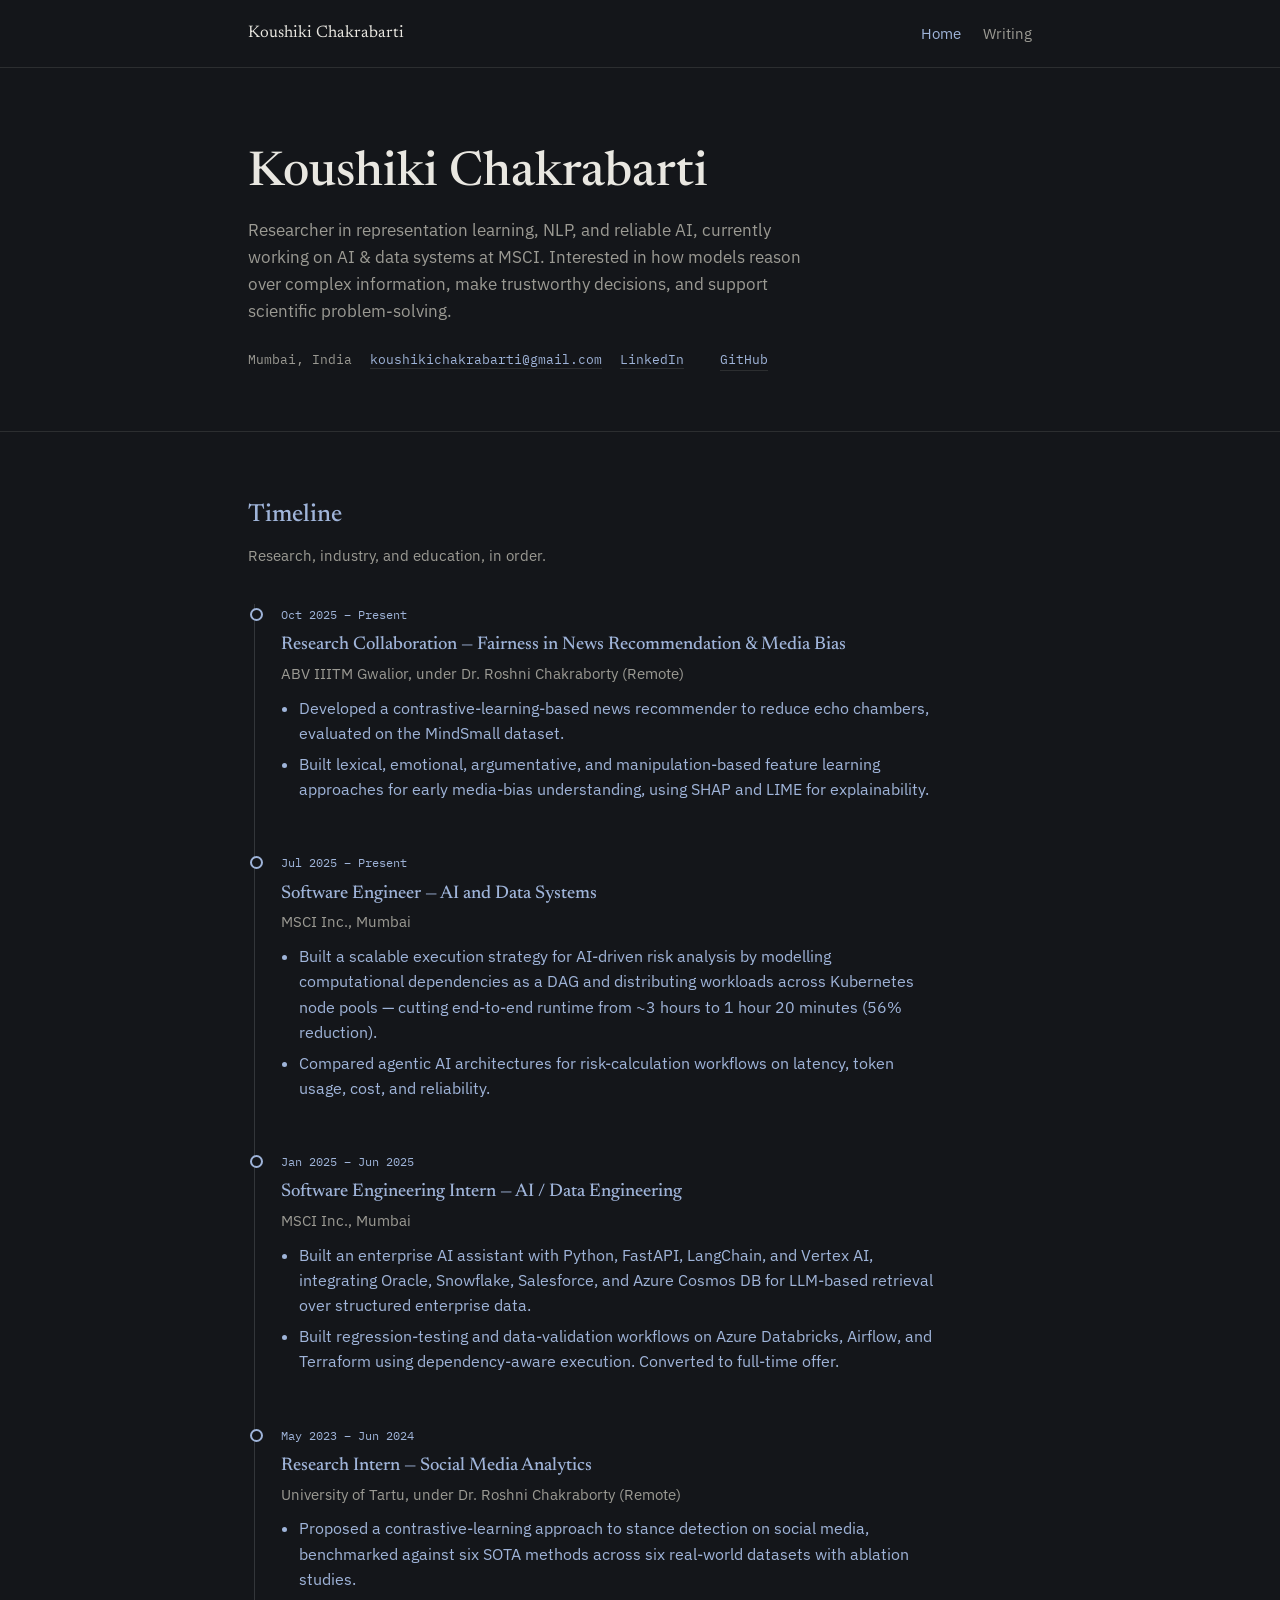
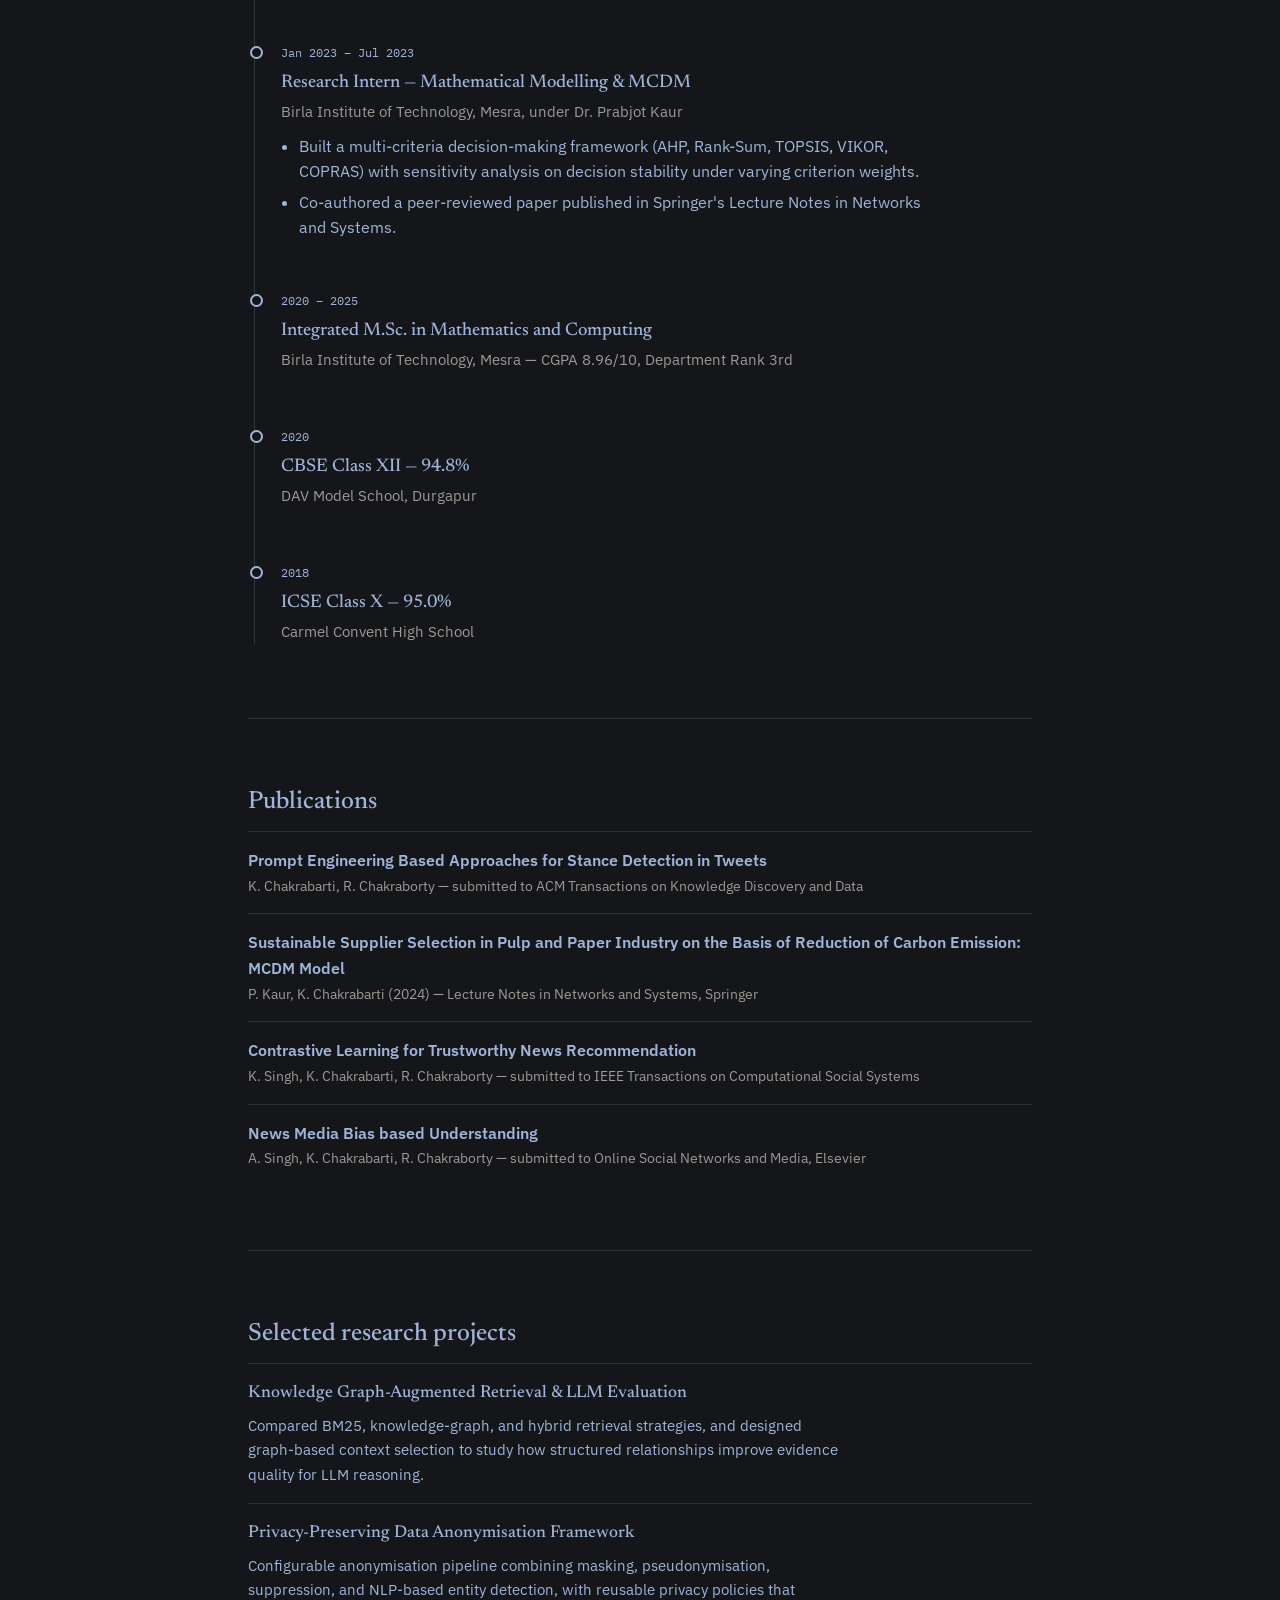
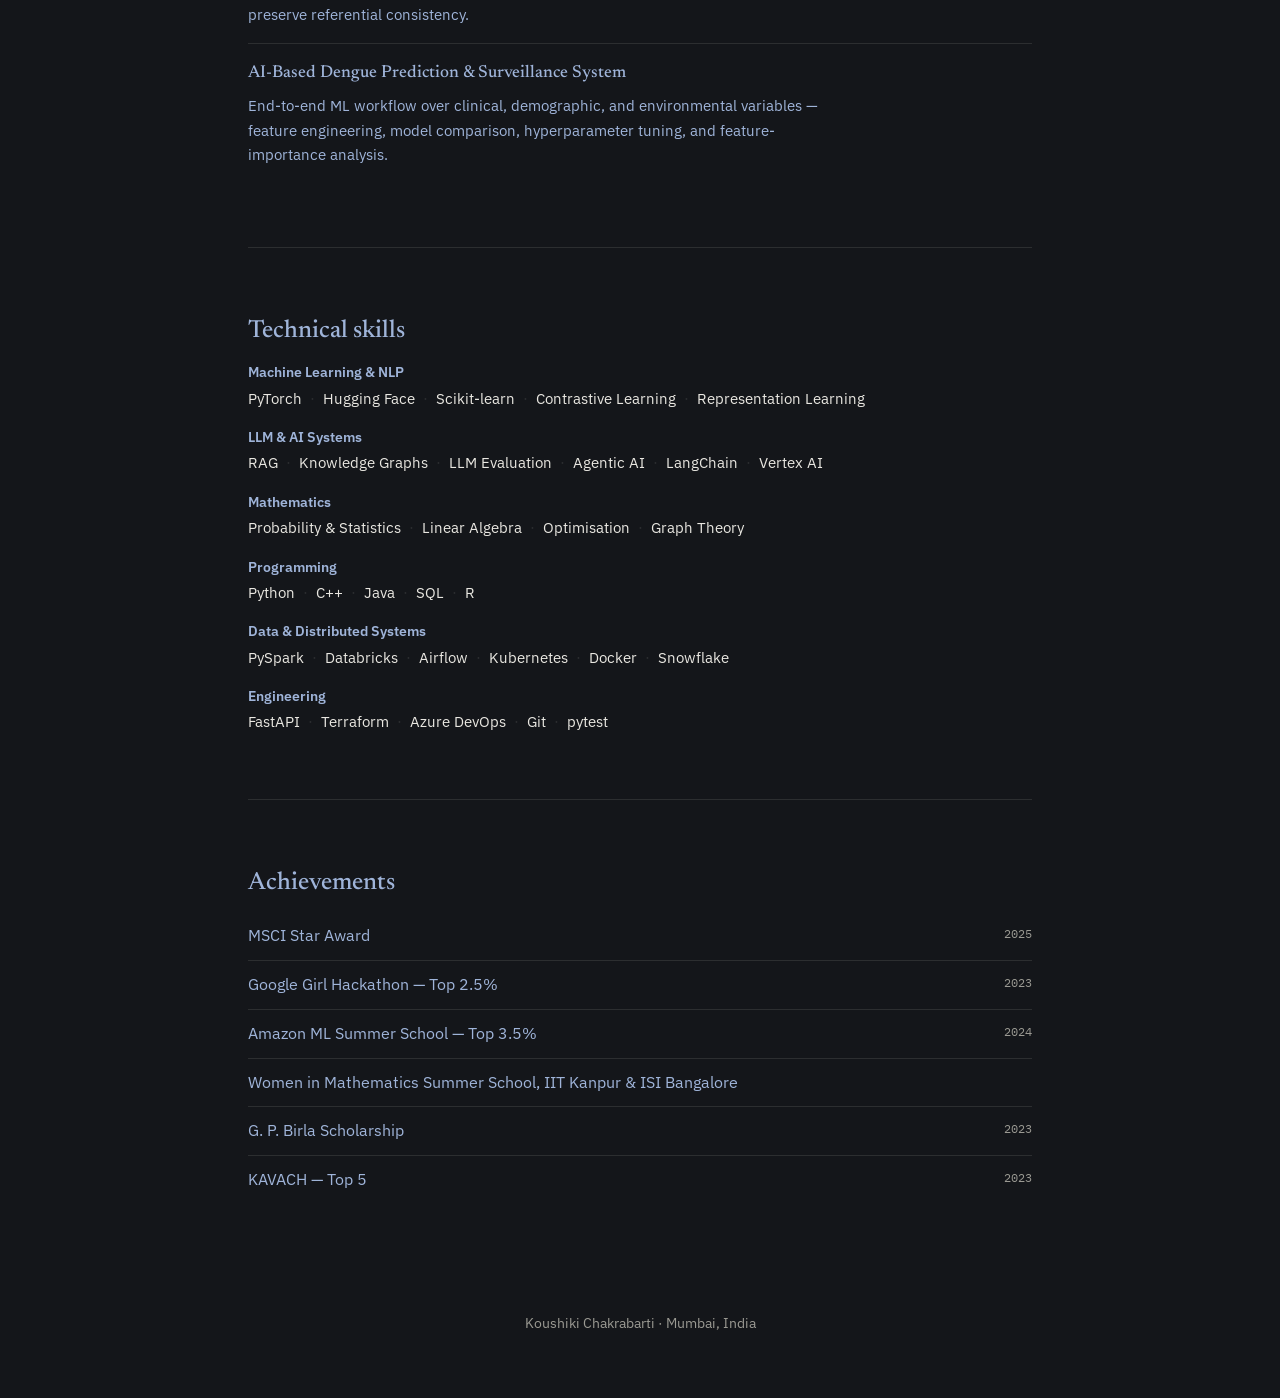
<file: index.html>
<!DOCTYPE html>
<html lang="en">
<head>
<meta charset="UTF-8">
<meta name="viewport" content="width=device-width, initial-scale=1, viewport-fit=cover">
<title>Koushiki Chakrabarti</title>
<link rel="preconnect" href="https://fonts.googleapis.com">
<link rel="preconnect" href="https://fonts.gstatic.com" crossorigin>
<link href="https://fonts.googleapis.com/css2?family=Newsreader:ital,opsz,wght@0,6..72,400;0,6..72,500;1,6..72,400&family=IBM+Plex+Sans:wght@400;500;600&family=IBM+Plex+Mono:wght@400;500&display=swap" rel="stylesheet">
<link rel="stylesheet" href="style.css">
</head>
<body>

<nav class="topnav">
  <div class="wrap">
    <a class="brand" href="index.html">Koushiki Chakrabarti</a>
    <div class="links">
      <a href="index.html" class="active">Home</a>
      <a href="blog.html">Writing</a>
    </div>
  </div>
</nav>

<header class="hero">
  <div class="wrap">
    <h1>Koushiki Chakrabarti</h1>
    <p class="role">Researcher in representation learning, NLP, and reliable AI, currently working on AI &amp; data systems at MSCI. Interested in how models reason over complex information, make trustworthy decisions, and support scientific problem-solving.</p>
    <div class="meta">
      <span>Mumbai, India</span>
      <span><a href="mailto:koushikichakrabarti@gmail.com">koushikichakrabarti@gmail.com</a></span>
      <span><a href="https://www.linkedin.com/in/koushiki/">LinkedIn</span>
      <span><a href="https://github.com/kc2409">GitHub</span>
    </div>
  </div>
</header>

<main class="wrap">

  <section id="timeline">
    <h2>Timeline</h2>
    <p class="section-note">Research, industry, and education, in order.</p>
    <div class="timeline">

      <div class="tl-item">
        <span class="tl-date">Oct 2025 &ndash; Present</span>
        <div class="tl-title">Research Collaboration &mdash; Fairness in News Recommendation &amp; Media Bias</div>
        <div class="tl-org">ABV IIITM Gwalior, under Dr. Roshni Chakraborty (Remote)</div>
        <ul class="bullets">
          <li>Developed a contrastive-learning-based news recommender to reduce echo chambers, evaluated on the MindSmall dataset.</li>
          <li>Built lexical, emotional, argumentative, and manipulation-based feature learning approaches for early media-bias understanding, using SHAP and LIME for explainability.</li>
        </ul>
      </div>

      <div class="tl-item">
        <span class="tl-date">Jul 2025 &ndash; Present</span>
        <div class="tl-title">Software Engineer &mdash; AI and Data Systems</div>
        <div class="tl-org">MSCI Inc., Mumbai</div>
        <ul class="bullets">
          <li>Built a scalable execution strategy for AI-driven risk analysis by modelling computational dependencies as a DAG and distributing workloads across Kubernetes node pools &mdash; cutting end-to-end runtime from ~3 hours to 1 hour 20 minutes (56% reduction).</li>
          <li>Compared agentic AI architectures for risk-calculation workflows on latency, token usage, cost, and reliability.</li>
        </ul>
      </div>

      <div class="tl-item">
        <span class="tl-date">Jan 2025 &ndash; Jun 2025</span>
        <div class="tl-title">Software Engineering Intern &mdash; AI / Data Engineering</div>
        <div class="tl-org">MSCI Inc., Mumbai</div>
        <ul class="bullets">
          <li>Built an enterprise AI assistant with Python, FastAPI, LangChain, and Vertex AI, integrating Oracle, Snowflake, Salesforce, and Azure Cosmos DB for LLM-based retrieval over structured enterprise data.</li>
          <li>Built regression-testing and data-validation workflows on Azure Databricks, Airflow, and Terraform using dependency-aware execution. Converted to full-time offer.</li>
        </ul>
      </div>

      <div class="tl-item">
        <span class="tl-date">May 2023 &ndash; Jun 2024</span>
        <div class="tl-title">Research Intern &mdash; Social Media Analytics</div>
        <div class="tl-org">University of Tartu, under Dr. Roshni Chakraborty (Remote)</div>
        <ul class="bullets">
          <li>Proposed a contrastive-learning approach to stance detection on social media, benchmarked against six SOTA methods across six real-world datasets with ablation studies.</li>
        </ul>
      </div>

      <div class="tl-item">
        <span class="tl-date">Jan 2023 &ndash; Jul 2023</span>
        <div class="tl-title">Research Intern &mdash; Mathematical Modelling &amp; MCDM</div>
        <div class="tl-org">Birla Institute of Technology, Mesra, under Dr. Prabjot Kaur</div>
        <ul class="bullets">
          <li>Built a multi-criteria decision-making framework (AHP, Rank-Sum, TOPSIS, VIKOR, COPRAS) with sensitivity analysis on decision stability under varying criterion weights.</li>
          <li>Co-authored a peer-reviewed paper published in Springer's Lecture Notes in Networks and Systems.</li>
        </ul>
      </div>

      <div class="tl-item">
        <span class="tl-date">2020 &ndash; 2025</span>
        <div class="tl-title">Integrated M.Sc. in Mathematics and Computing</div>
        <div class="tl-org">Birla Institute of Technology, Mesra &mdash; CGPA 8.96/10, Department Rank 3rd</div>
      </div>

      <div class="tl-item">
        <span class="tl-date">2020</span>
        <div class="tl-title">CBSE Class XII &mdash; 94.8%</div>
        <div class="tl-org">DAV Model School, Durgapur</div>
      </div>

      <div class="tl-item">
        <span class="tl-date">2018</span>
        <div class="tl-title">ICSE Class X &mdash; 95.0%</div>
        <div class="tl-org">Carmel Convent High School</div>
      </div>

    </div>
  </section>

  <section id="publications">
    <h2>Publications</h2>
    <div class="pub">
      <div class="pub-title">Prompt Engineering Based Approaches for Stance Detection in Tweets</div>
      <div class="pub-venue">K. Chakrabarti, R. Chakraborty &mdash; submitted to ACM Transactions on Knowledge Discovery and Data</div>
    </div>
    <div class="pub">
      <div class="pub-title">Sustainable Supplier Selection in Pulp and Paper Industry on the Basis of Reduction of Carbon Emission: MCDM Model</div>
      <div class="pub-venue">P. Kaur, K. Chakrabarti (2024) &mdash; Lecture Notes in Networks and Systems, Springer</div>
    </div>
    <div class="pub">
      <div class="pub-title">Contrastive Learning for Trustworthy News Recommendation</div>
      <div class="pub-venue">K. Singh, K. Chakrabarti, R. Chakraborty &mdash; submitted to IEEE Transactions on Computational Social Systems</div>
    </div>
    <div class="pub">
      <div class="pub-title">News Media Bias based Understanding</div>
      <div class="pub-venue">A. Singh, K. Chakrabarti, R. Chakraborty &mdash; submitted to Online Social Networks and Media, Elsevier</div>
    </div>
  </section>

  <section id="projects">
    <h2>Selected research projects</h2>
    <div class="proj">
      <h3>Knowledge Graph-Augmented Retrieval &amp; LLM Evaluation</h3>
      <p>Compared BM25, knowledge-graph, and hybrid retrieval strategies, and designed graph-based context selection to study how structured relationships improve evidence quality for LLM reasoning.</p>
    </div>
    <div class="proj">
      <h3>Privacy-Preserving Data Anonymisation Framework</h3>
      <p>Configurable anonymisation pipeline combining masking, pseudonymisation, suppression, and NLP-based entity detection, with reusable privacy policies that preserve referential consistency.</p>
    </div>
    <div class="proj">
      <h3>AI-Based Dengue Prediction &amp; Surveillance System</h3>
      <p>End-to-end ML workflow over clinical, demographic, and environmental variables &mdash; feature engineering, model comparison, hyperparameter tuning, and feature-importance analysis.</p>
    </div>
  </section>

  <section id="skills">
    <h2>Technical skills</h2>
    <div class="skill-group"><span class="skill-cat">Machine Learning &amp; NLP</span><div class="tags"><span class="tag">PyTorch</span><span class="tag">Hugging Face</span><span class="tag">Scikit-learn</span><span class="tag">Contrastive Learning</span><span class="tag">Representation Learning</span></div></div>
    <div class="skill-group"><span class="skill-cat">LLM &amp; AI Systems</span><div class="tags"><span class="tag">RAG</span><span class="tag">Knowledge Graphs</span><span class="tag">LLM Evaluation</span><span class="tag">Agentic AI</span><span class="tag">LangChain</span><span class="tag">Vertex AI</span></div></div>
    <div class="skill-group"><span class="skill-cat">Mathematics</span><div class="tags"><span class="tag">Probability &amp; Statistics</span><span class="tag">Linear Algebra</span><span class="tag">Optimisation</span><span class="tag">Graph Theory</span></div></div>
    <div class="skill-group"><span class="skill-cat">Programming</span><div class="tags"><span class="tag">Python</span><span class="tag">C++</span><span class="tag">Java</span><span class="tag">SQL</span><span class="tag">R</span></div></div>
    <div class="skill-group"><span class="skill-cat">Data &amp; Distributed Systems</span><div class="tags"><span class="tag">PySpark</span><span class="tag">Databricks</span><span class="tag">Airflow</span><span class="tag">Kubernetes</span><span class="tag">Docker</span><span class="tag">Snowflake</span></div></div>
    <div class="skill-group"><span class="skill-cat">Engineering</span><div class="tags"><span class="tag">FastAPI</span><span class="tag">Terraform</span><span class="tag">Azure DevOps</span><span class="tag">Git</span><span class="tag">pytest</span></div></div>
  </section>

  <section id="achievements">
    <h2>Achievements</h2>
    <ul class="ach-list">
      <li><span>MSCI Star Award</span><span class="ach-year">2025</span></li>
      <li><span>Google Girl Hackathon &mdash; Top 2.5%</span><span class="ach-year">2023</span></li>
      <li><span>Amazon ML Summer School &mdash; Top 3.5%</span><span class="ach-year">2024</span></li>
      <li><span>Women in Mathematics Summer School, IIT Kanpur &amp; ISI Bangalore</span><span class="ach-year"></span></li>
      <li><span>G. P. Birla Scholarship</span><span class="ach-year">2023</span></li>
      <li><span>KAVACH &mdash; Top 5</span><span class="ach-year">2023</span></li>
    </ul>
  </section>

</main>

<footer>Koushiki Chakrabarti &middot; Mumbai, India</footer>

</body>
</html>
</file>
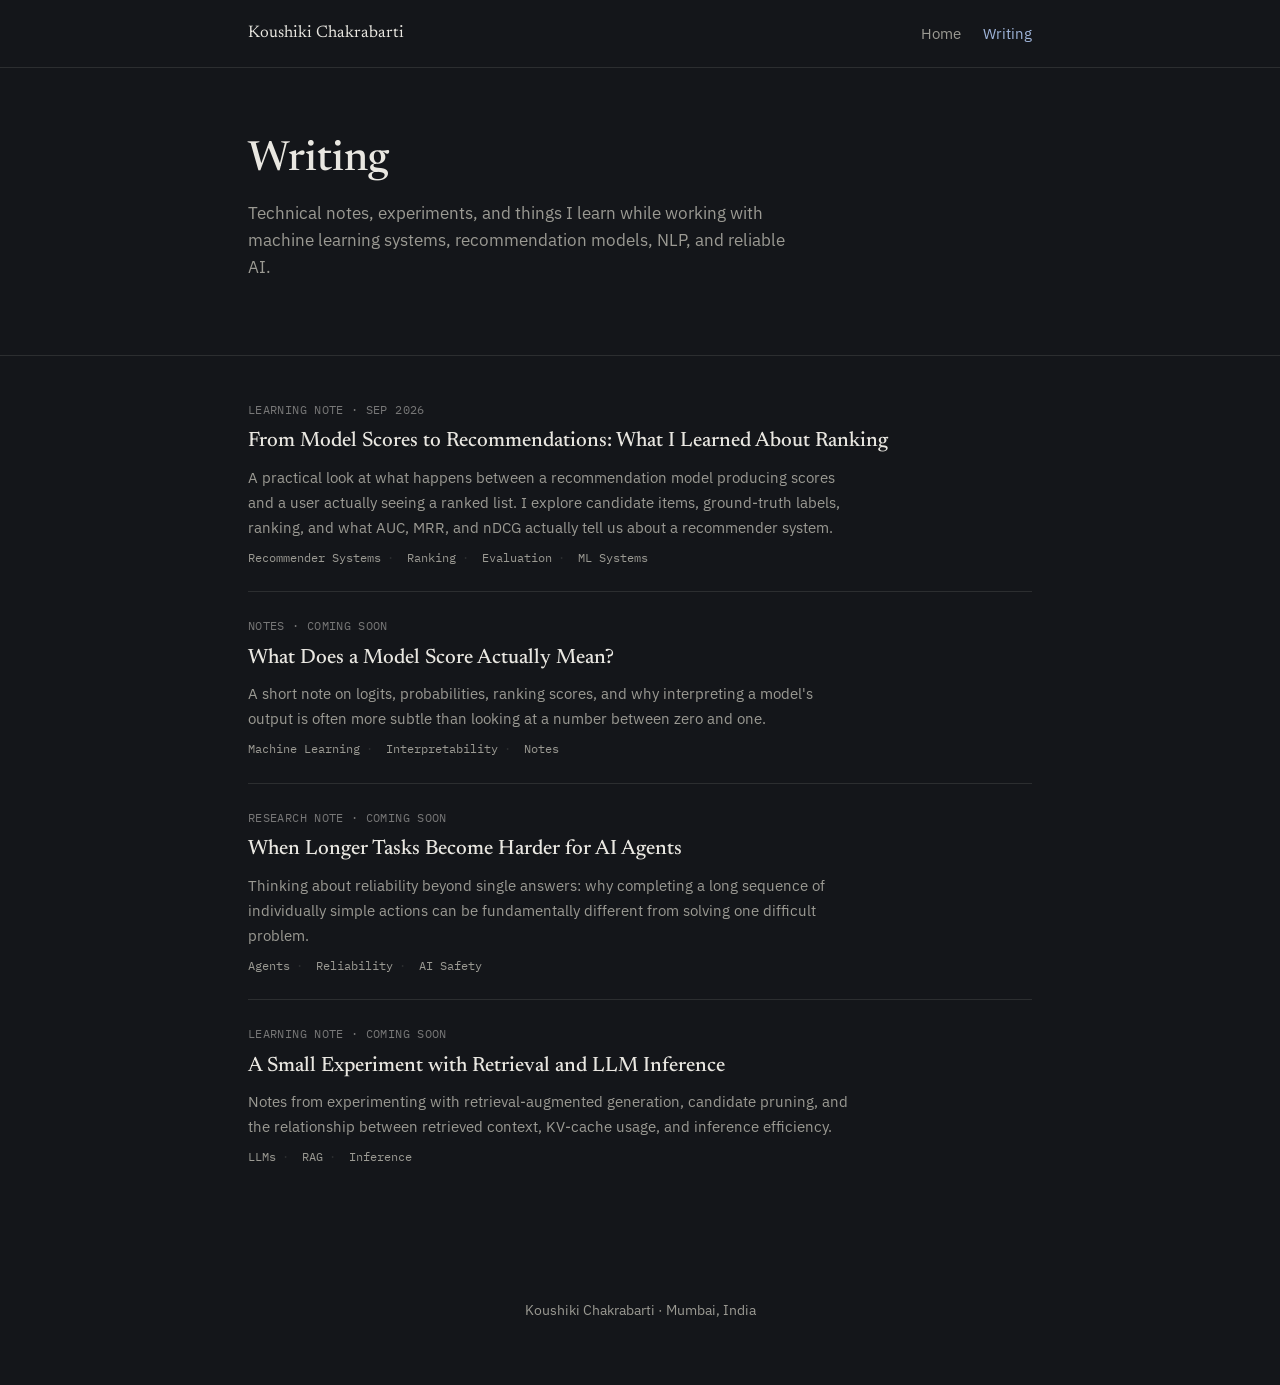
<file: blog.html>
<!DOCTYPE html>
<html lang="en">
<head>
<meta charset="UTF-8">
<meta name="viewport" content="width=device-width, initial-scale=1, viewport-fit=cover">
<title>Writing — Koushiki Chakrabarti</title>

<link rel="preconnect" href="https://fonts.googleapis.com">
<link rel="preconnect" href="https://fonts.gstatic.com" crossorigin>

<link href="https://fonts.googleapis.com/css2?family=Newsreader:ital,opsz,wght@0,6..72,400;0,6..72,500;1,6..72,400&family=IBM+Plex+Sans:wght@400;500;600&family=IBM+Plex+Mono:wght@400;500&display=swap" rel="stylesheet">

<link rel="stylesheet" href="style.css">
</head>

<body>

<nav class="topnav">
  <div class="wrap">
    <a class="brand" href="index.html">Koushiki Chakrabarti</a>

    <div class="links">
      <a href="index.html">Home</a>
      <a href="blog.html" class="active">Writing</a>
    </div>
  </div>
</nav>


<header class="hero" style="padding:70px 0 50px;">
  <div class="wrap">

    <h1 style="font-size:clamp(1.9rem,4vw,2.6rem);">
      Writing
    </h1>

    <p class="role">
      Technical notes, experiments, and things I learn while working with
      machine learning systems, recommendation models, NLP, and reliable AI.
    </p>

  </div>
</header>


<main class="wrap">

  <section style="border-bottom:none; padding-top:44px;">

    <div class="post-list">


      <!-- POST 1 -->

      <div class="post-item">

        <span class="post-date">
          Learning Note &middot; Sep 2026
        </span>

        <h2 class="post-title">
          <a href="posts/recommendation-ranking.html">
            From Model Scores to Recommendations: What I Learned About Ranking
          </a>
        </h2>

        <p class="post-excerpt">
          A practical look at what happens between a recommendation model
          producing scores and a user actually seeing a ranked list. I explore
          candidate items, ground-truth labels, ranking, and what AUC, MRR,
          and nDCG actually tell us about a recommender system.
        </p>

        <div class="post-tags">
          <span class="tag">Recommender Systems</span>
          <span class="tag">Ranking</span>
          <span class="tag">Evaluation</span>
          <span class="tag">ML Systems</span>
        </div>

      </div>


      <!-- POST 2 -->

      <div class="post-item">

        <span class="post-date">
          Notes &middot; Coming soon
        </span>

        <h2 class="post-title">
          <a href="#">
            What Does a Model Score Actually Mean?
          </a>
        </h2>

        <p class="post-excerpt">
          A short note on logits, probabilities, ranking scores, and why
          interpreting a model's output is often more subtle than looking
          at a number between zero and one.
        </p>

        <div class="post-tags">
          <span class="tag">Machine Learning</span>
          <span class="tag">Interpretability</span>
          <span class="tag">Notes</span>
        </div>

      </div>


      <!-- POST 3 -->

      <div class="post-item">

        <span class="post-date">
          Research Note &middot; Coming soon
        </span>

        <h2 class="post-title">
          <a href="#">
            When Longer Tasks Become Harder for AI Agents
          </a>
        </h2>

        <p class="post-excerpt">
          Thinking about reliability beyond single answers: why completing
          a long sequence of individually simple actions can be fundamentally
          different from solving one difficult problem.
        </p>

        <div class="post-tags">
          <span class="tag">Agents</span>
          <span class="tag">Reliability</span>
          <span class="tag">AI Safety</span>
        </div>

      </div>


      <!-- POST 4 -->

      <div class="post-item">

        <span class="post-date">
          Learning Note &middot; Coming soon
        </span>

        <h2 class="post-title">
          <a href="#">
            A Small Experiment with Retrieval and LLM Inference
          </a>
        </h2>

        <p class="post-excerpt">
          Notes from experimenting with retrieval-augmented generation,
          candidate pruning, and the relationship between retrieved context,
          KV-cache usage, and inference efficiency.
        </p>

        <div class="post-tags">
          <span class="tag">LLMs</span>
          <span class="tag">RAG</span>
          <span class="tag">Inference</span>
        </div>

      </div>


    </div>

  </section>

</main>


<footer>
  Koushiki Chakrabarti &middot; Mumbai, India
</footer>


</body>
</html>
</file>
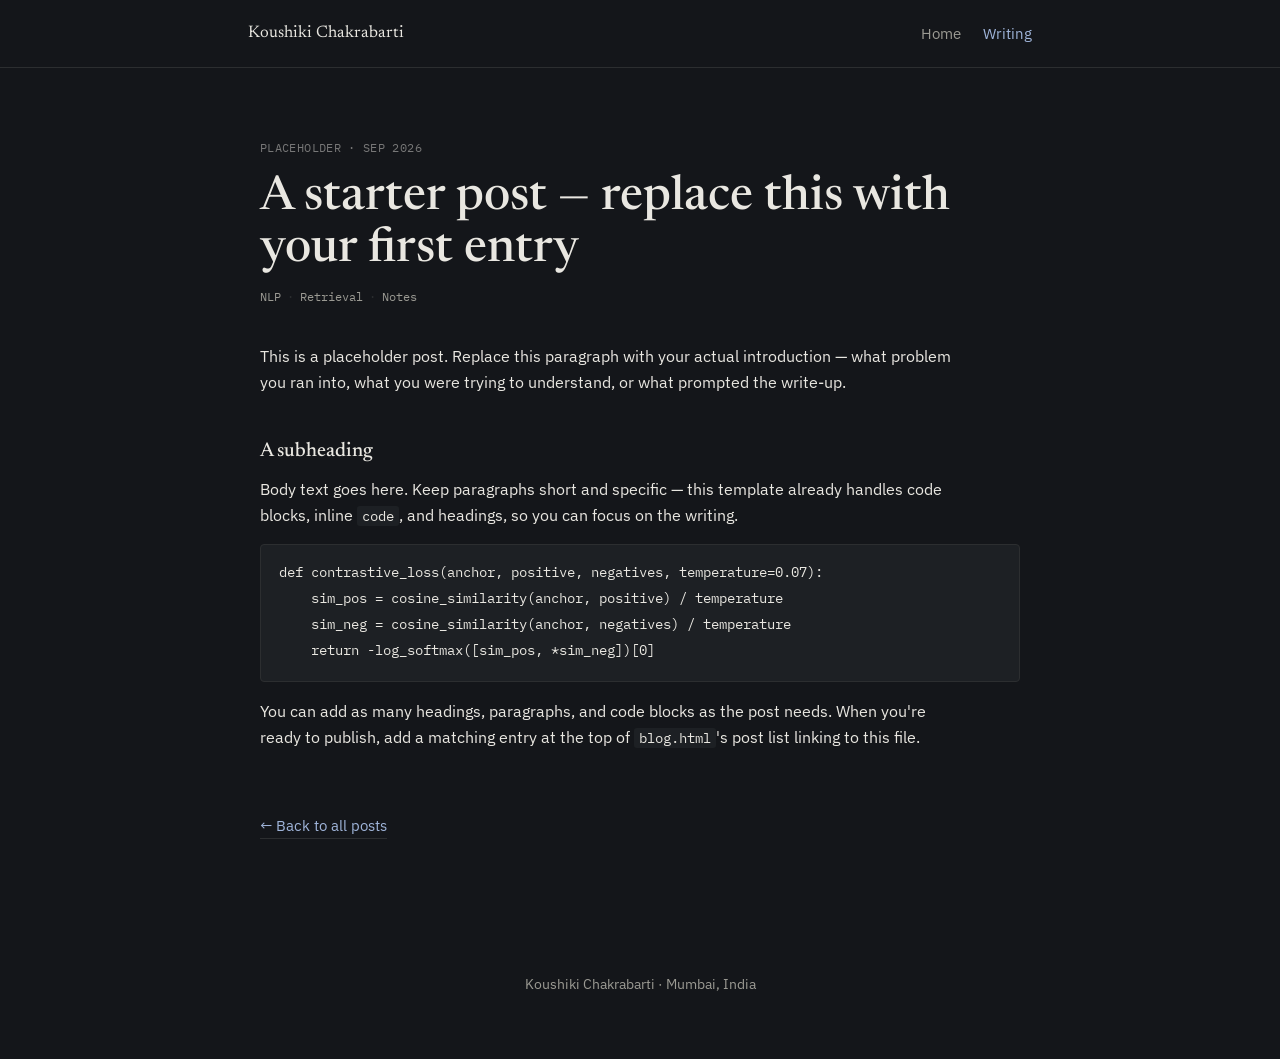
<file: sample-post.html>
<!DOCTYPE html>
<html lang="en">
<head>
<meta charset="UTF-8">
<meta name="viewport" content="width=device-width, initial-scale=1, viewport-fit=cover">
<title>A starter post — Koushiki Chakrabarti</title>
<link rel="preconnect" href="https://fonts.googleapis.com">
<link rel="preconnect" href="https://fonts.gstatic.com" crossorigin>
<link href="https://fonts.googleapis.com/css2?family=Newsreader:ital,opsz,wght@0,6..72,400;0,6..72,500;1,6..72,400&family=IBM+Plex+Sans:wght@400;500;600&family=IBM+Plex+Mono:wght@400;500&display=swap" rel="stylesheet">
<link rel="stylesheet" href="../style.css">
</head>
<body>

<nav class="topnav">
  <div class="wrap">
    <a class="brand" href="../index.html">Koushiki Chakrabarti</a>
    <div class="links">
      <a href="../index.html">Home</a>
      <a href="../blog.html" class="active">Writing</a>
    </div>
  </div>
</nav>

<main class="wrap">
  <article class="post">
    <span class="post-date">Placeholder &middot; Sep 2026</span>
    <h1>A starter post — replace this with your first entry</h1>
    <div class="post-tags"><span class="tag">NLP</span><span class="tag">Retrieval</span><span class="tag">Notes</span></div>

    <p>This is a placeholder post. Replace this paragraph with your actual introduction — what problem you ran into, what you were trying to understand, or what prompted the write-up.</p>

    <h2>A subheading</h2>
    <p>Body text goes here. Keep paragraphs short and specific — this template already handles code blocks, inline <code>code</code>, and headings, so you can focus on the writing.</p>

    <pre><code>def contrastive_loss(anchor, positive, negatives, temperature=0.07):
    sim_pos = cosine_similarity(anchor, positive) / temperature
    sim_neg = cosine_similarity(anchor, negatives) / temperature
    return -log_softmax([sim_pos, *sim_neg])[0]</code></pre>

    <p>You can add as many headings, paragraphs, and code blocks as the post needs. When you're ready to publish, add a matching entry at the top of <code>blog.html</code>'s post list linking to this file.</p>

    <a class="back-link" href="../blog.html">&larr; Back to all posts</a>
  </article>
</main>

<footer>Koushiki Chakrabarti &middot; Mumbai, India</footer>

</body>
</html>
</file>
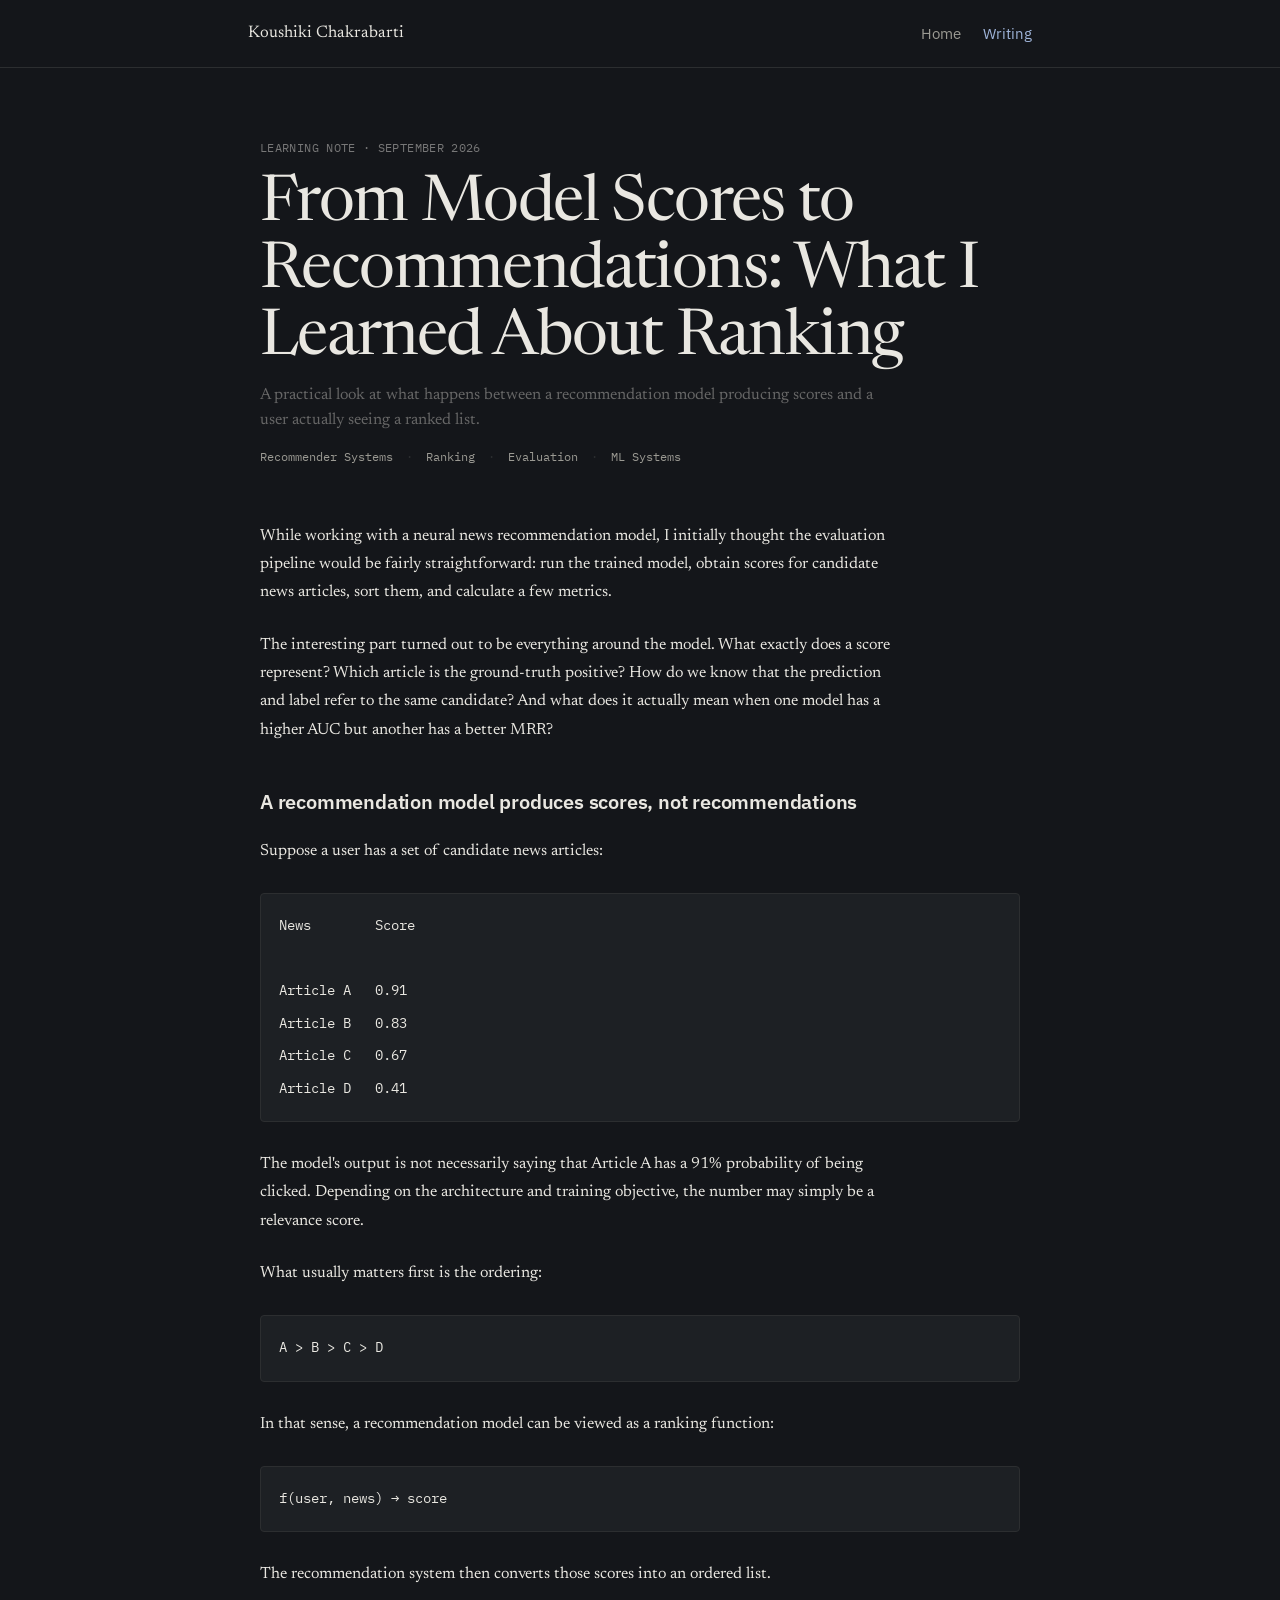
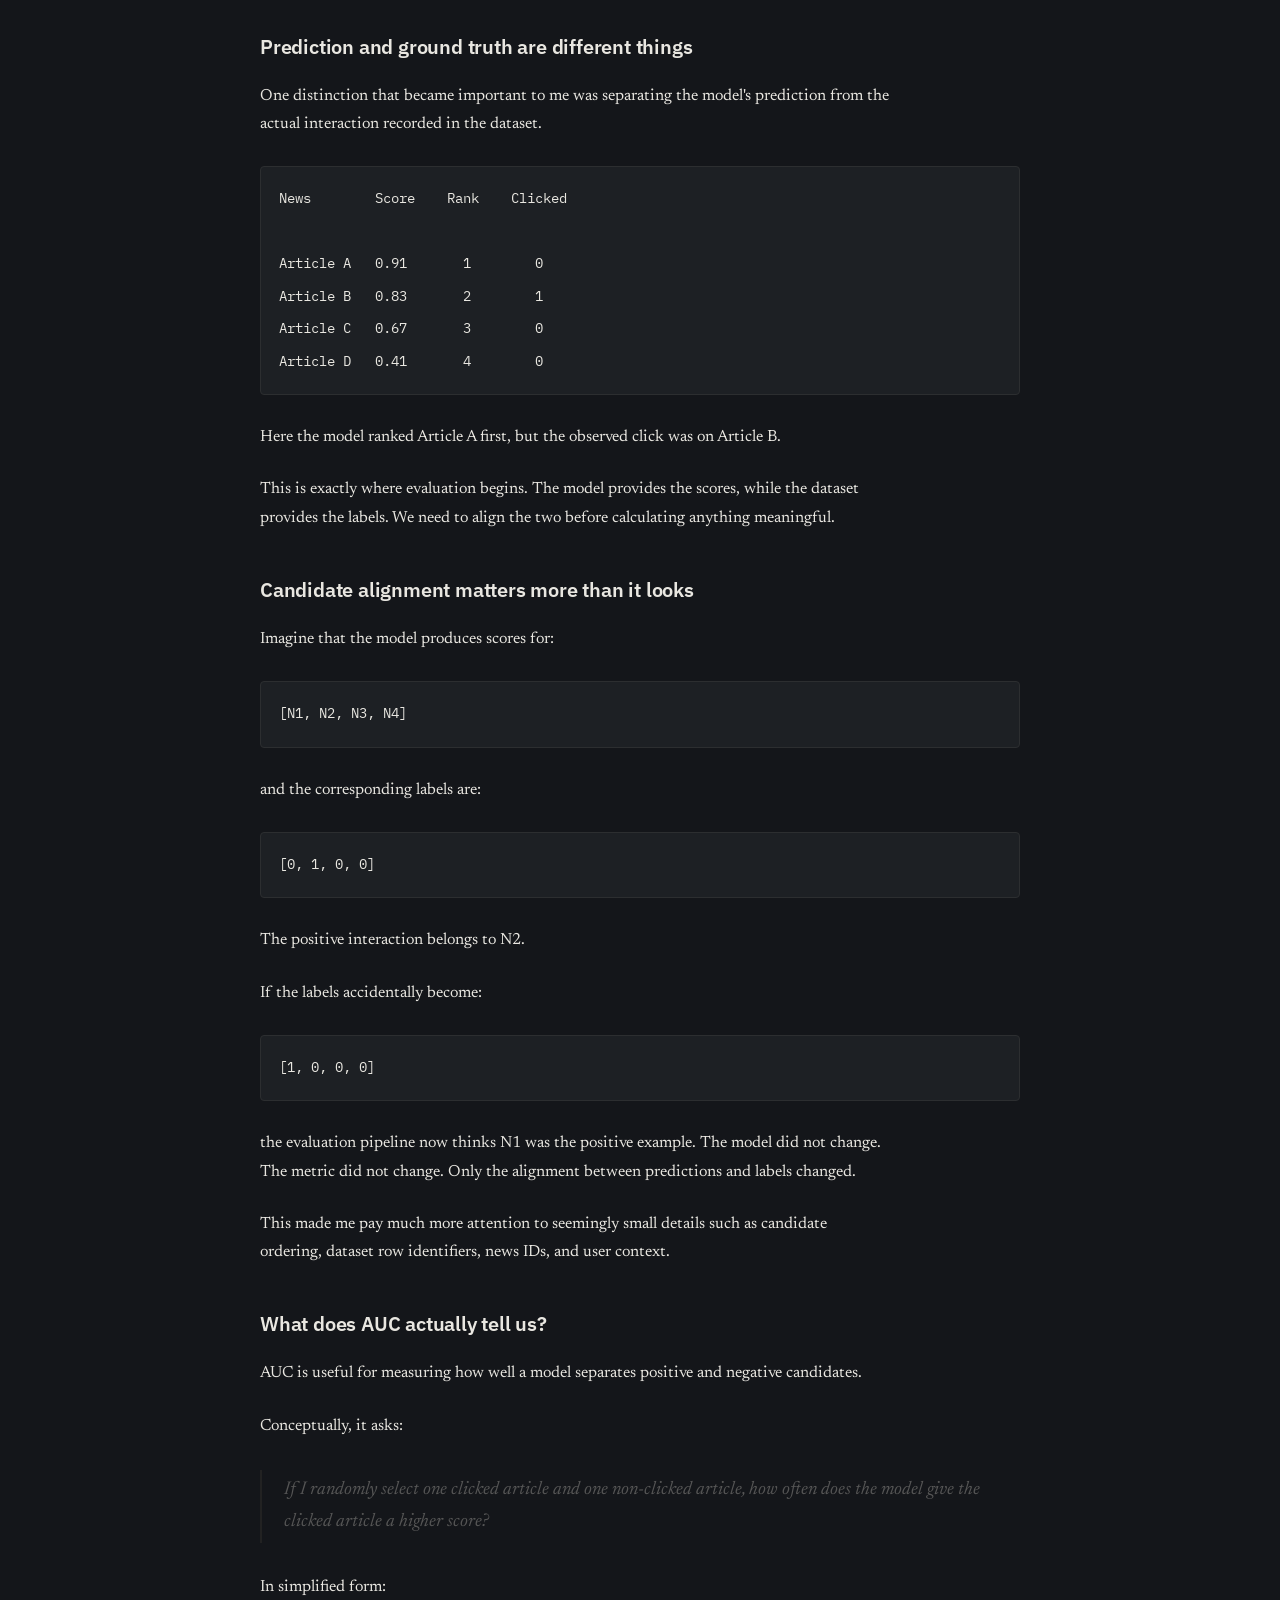
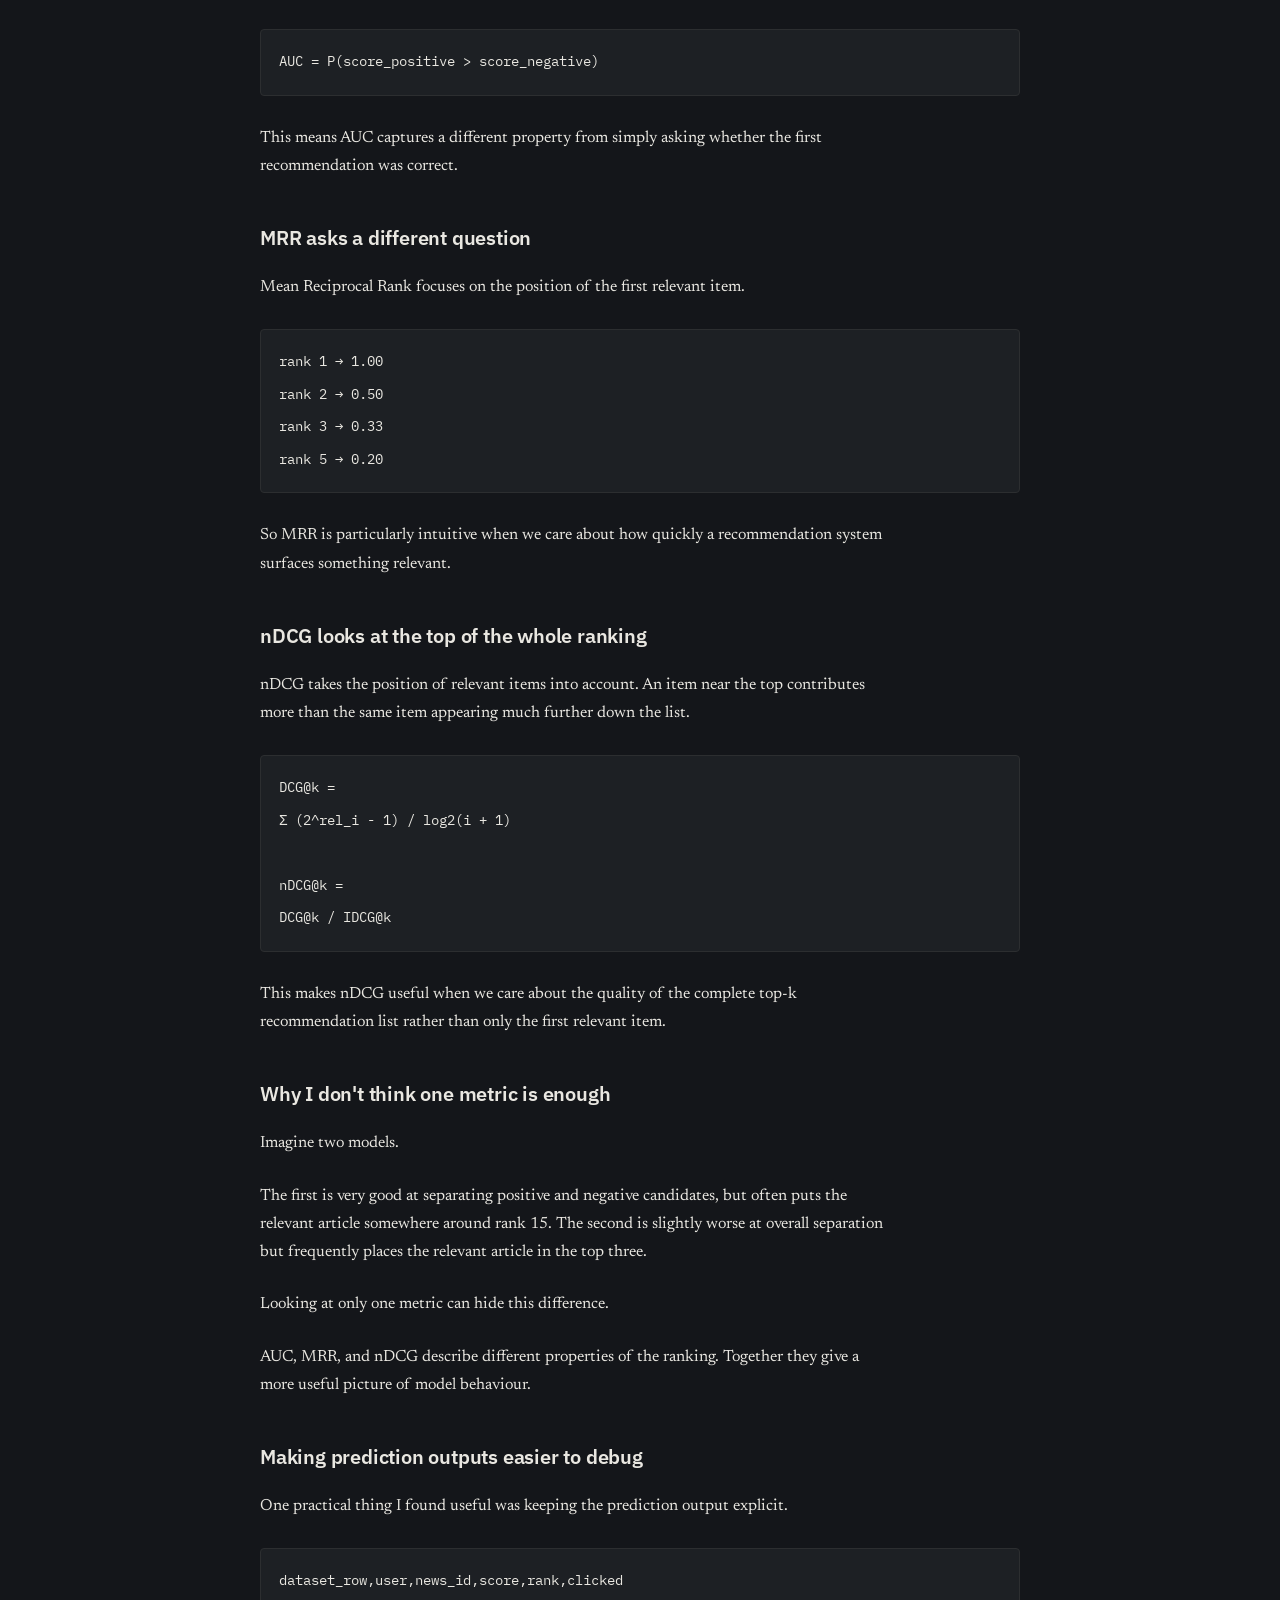
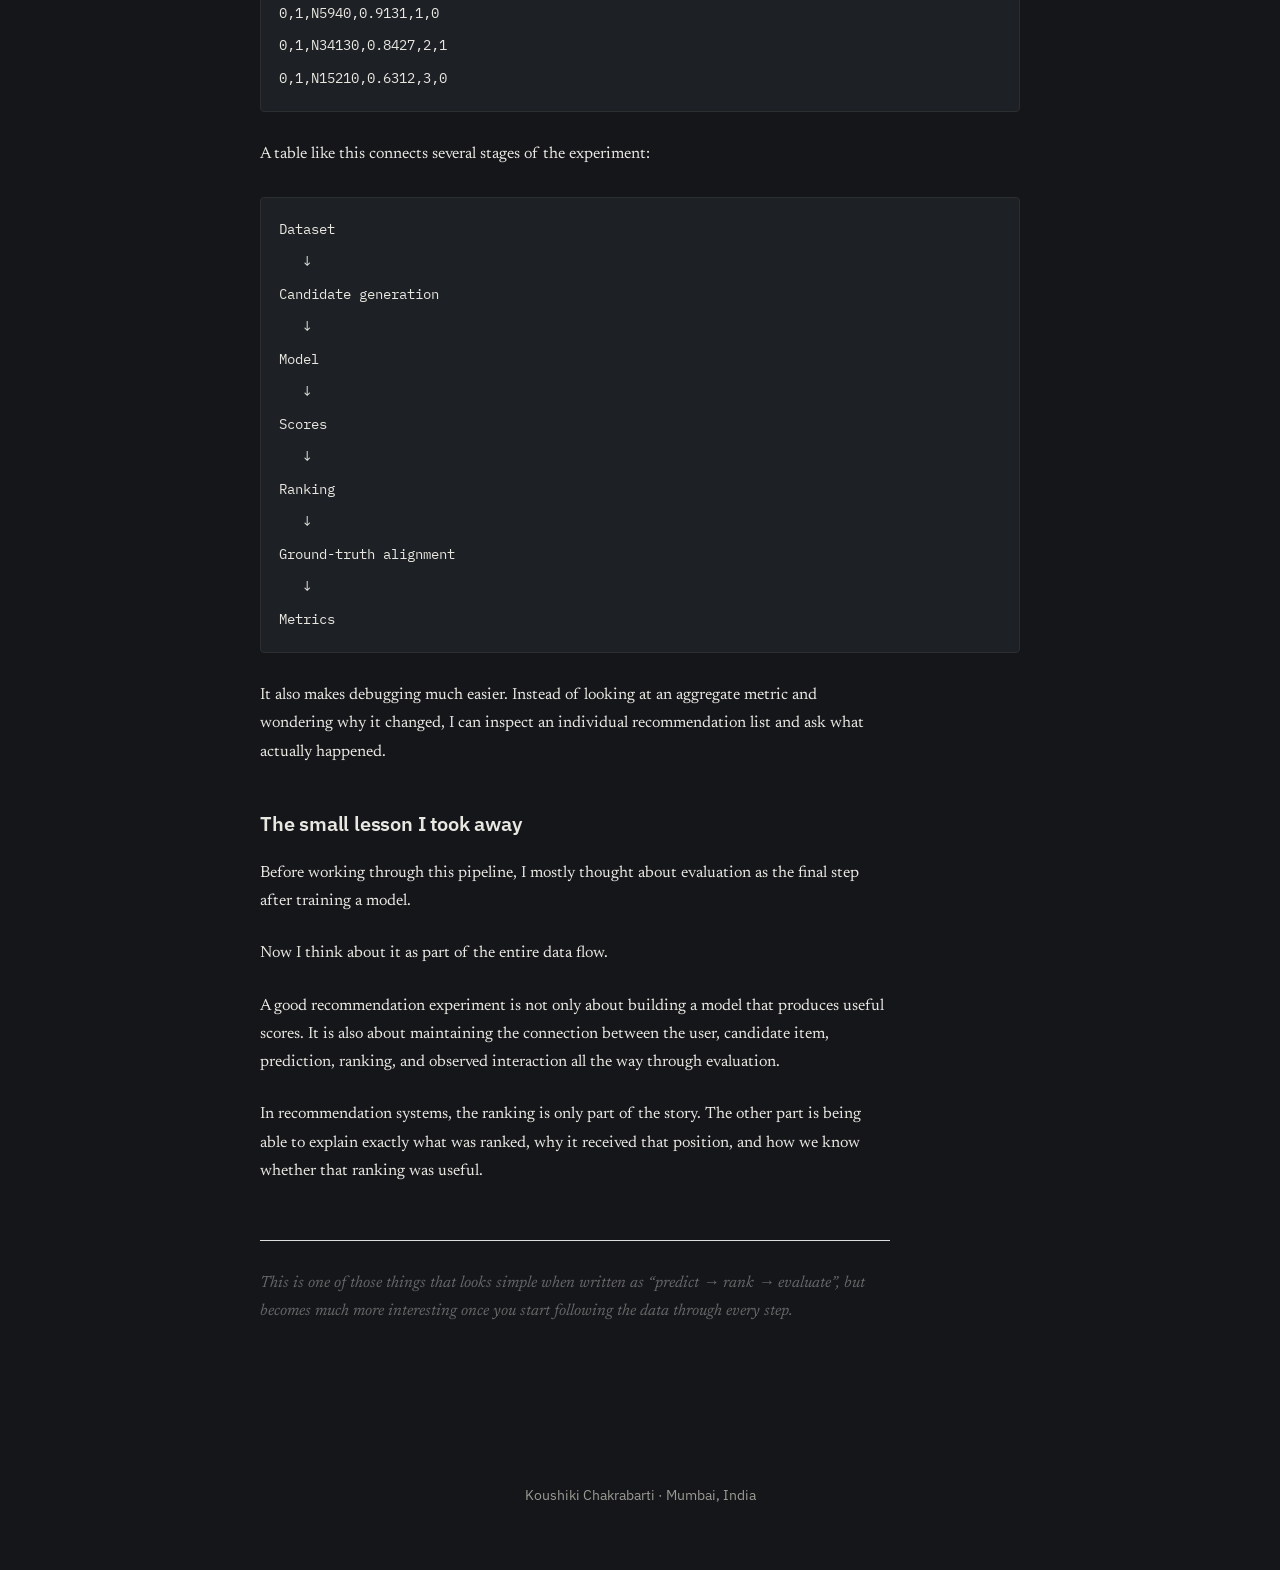
<file: posts/recommendation-ranking.html>
<!DOCTYPE html>
<html lang="en">

<head>

<meta charset="UTF-8">
<meta name="viewport"
      content="width=device-width, initial-scale=1, viewport-fit=cover">

<title>
From Model Scores to Recommendations — Koushiki Chakrabarti
</title>

<link rel="preconnect" href="https://fonts.googleapis.com">
<link rel="preconnect" href="https://fonts.gstatic.com" crossorigin>

<link href="https://fonts.googleapis.com/css2?family=Newsreader:ital,opsz,wght@0,6..72,400;0,6..72,500;1,6..72,400&family=IBM+Plex+Sans:wght@400;500;600&family=IBM+Plex+Mono:wght@400;500&display=swap"
      rel="stylesheet">

<link rel="stylesheet" href="../style.css">

</head>


<body>


<nav class="topnav">

  <div class="wrap">

    <a class="brand" href="../index.html">
      Koushiki Chakrabarti
    </a>

    <div class="links">

      <a href="../index.html">
        Home
      </a>

      <a href="../blog.html" class="active">
        Writing
      </a>

    </div>

  </div>

</nav>


<main class="wrap">

  <article class="post">

    <header class="post-header">

      <span class="post-date">
        Learning Note &middot; September 2026
      </span>

      <h1>
        From Model Scores to Recommendations:
        What I Learned About Ranking
      </h1>

      <p class="post-lede">
        A practical look at what happens between a recommendation model
        producing scores and a user actually seeing a ranked list.
      </p>

      <div class="post-tags">

        <span class="tag">
          Recommender Systems
        </span>

        <span class="tag">
          Ranking
        </span>

        <span class="tag">
          Evaluation
        </span>

        <span class="tag">
          ML Systems
        </span>

      </div>

    </header>


    <div class="post-content">


      <p>
        While working with a neural news recommendation model, I initially
        thought the evaluation pipeline would be fairly straightforward:
        run the trained model, obtain scores for candidate news articles,
        sort them, and calculate a few metrics.
      </p>


      <p>
        The interesting part turned out to be everything around the model.
        What exactly does a score represent? Which article is the ground-truth
        positive? How do we know that the prediction and label refer to the
        same candidate? And what does it actually mean when one model has a
        higher AUC but another has a better MRR?
      </p>


      <h2>
        A recommendation model produces scores, not recommendations
      </h2>


      <p>
        Suppose a user has a set of candidate news articles:
      </p>


      <pre><code>News        Score

Article A   0.91
Article B   0.83
Article C   0.67
Article D   0.41</code></pre>


      <p>
        The model's output is not necessarily saying that Article A has a
        91% probability of being clicked. Depending on the architecture and
        training objective, the number may simply be a relevance score.
      </p>


      <p>
        What usually matters first is the ordering:
      </p>


      <pre><code>A &gt; B &gt; C &gt; D</code></pre>


      <p>
        In that sense, a recommendation model can be viewed as a ranking
        function:
      </p>


      <pre><code>f(user, news) → score</code></pre>


      <p>
        The recommendation system then converts those scores into an ordered
        list.
      </p>


      <h2>
        Prediction and ground truth are different things
      </h2>


      <p>
        One distinction that became important to me was separating the
        model's prediction from the actual interaction recorded in the
        dataset.
      </p>


      <pre><code>News        Score    Rank    Clicked

Article A   0.91       1        0
Article B   0.83       2        1
Article C   0.67       3        0
Article D   0.41       4        0</code></pre>


      <p>
        Here the model ranked Article A first, but the observed click was on
        Article B.
      </p>


      <p>
        This is exactly where evaluation begins. The model provides the
        scores, while the dataset provides the labels. We need to align the
        two before calculating anything meaningful.
      </p>


      <h2>
        Candidate alignment matters more than it looks
      </h2>


      <p>
        Imagine that the model produces scores for:
      </p>


      <pre><code>[N1, N2, N3, N4]</code></pre>


      <p>
        and the corresponding labels are:
      </p>


      <pre><code>[0, 1, 0, 0]</code></pre>


      <p>
        The positive interaction belongs to N2.
      </p>


      <p>
        If the labels accidentally become:
      </p>


      <pre><code>[1, 0, 0, 0]</code></pre>


      <p>
        the evaluation pipeline now thinks N1 was the positive example.
        The model did not change. The metric did not change. Only the
        alignment between predictions and labels changed.
      </p>


      <p>
        This made me pay much more attention to seemingly small details such
        as candidate ordering, dataset row identifiers, news IDs, and user
        context.
      </p>


      <h2>
        What does AUC actually tell us?
      </h2>


      <p>
        AUC is useful for measuring how well a model separates positive and
        negative candidates.
      </p>


      <p>
        Conceptually, it asks:
      </p>


      <blockquote>
        If I randomly select one clicked article and one non-clicked article,
        how often does the model give the clicked article a higher score?
      </blockquote>


      <p>
        In simplified form:
      </p>


      <pre><code>AUC = P(score_positive &gt; score_negative)</code></pre>


      <p>
        This means AUC captures a different property from simply asking
        whether the first recommendation was correct.
      </p>


      <h2>
        MRR asks a different question
      </h2>


      <p>
        Mean Reciprocal Rank focuses on the position of the first relevant
        item.
      </p>


      <pre><code>rank 1 → 1.00
rank 2 → 0.50
rank 3 → 0.33
rank 5 → 0.20</code></pre>


      <p>
        So MRR is particularly intuitive when we care about how quickly a
        recommendation system surfaces something relevant.
      </p>


      <h2>
        nDCG looks at the top of the whole ranking
      </h2>


      <p>
        nDCG takes the position of relevant items into account. An item near
        the top contributes more than the same item appearing much further
        down the list.
      </p>


      <pre><code>DCG@k =
Σ (2^rel_i - 1) / log2(i + 1)

nDCG@k =
DCG@k / IDCG@k</code></pre>


      <p>
        This makes nDCG useful when we care about the quality of the complete
        top-k recommendation list rather than only the first relevant item.
      </p>


      <h2>
        Why I don't think one metric is enough
      </h2>


      <p>
        Imagine two models.
      </p>


      <p>
        The first is very good at separating positive and negative candidates,
        but often puts the relevant article somewhere around rank 15.
        The second is slightly worse at overall separation but frequently
        places the relevant article in the top three.
      </p>


      <p>
        Looking at only one metric can hide this difference.
      </p>


      <p>
        AUC, MRR, and nDCG describe different properties of the ranking.
        Together they give a more useful picture of model behaviour.
      </p>


      <h2>
        Making prediction outputs easier to debug
      </h2>


      <p>
        One practical thing I found useful was keeping the prediction output
        explicit.
      </p>


      <pre><code>dataset_row,user,news_id,score,rank,clicked
0,1,N5940,0.9131,1,0
0,1,N34130,0.8427,2,1
0,1,N15210,0.6312,3,0</code></pre>


      <p>
        A table like this connects several stages of the experiment:
      </p>


      <pre><code>Dataset
   ↓
Candidate generation
   ↓
Model
   ↓
Scores
   ↓
Ranking
   ↓
Ground-truth alignment
   ↓
Metrics</code></pre>


      <p>
        It also makes debugging much easier. Instead of looking at an
        aggregate metric and wondering why it changed, I can inspect an
        individual recommendation list and ask what actually happened.
      </p>


      <h2>
        The small lesson I took away
      </h2>


      <p>
        Before working through this pipeline, I mostly thought about
        evaluation as the final step after training a model.
      </p>


      <p>
        Now I think about it as part of the entire data flow.
      </p>


      <p>
        A good recommendation experiment is not only about building a model
        that produces useful scores. It is also about maintaining the
        connection between the user, candidate item, prediction, ranking,
        and observed interaction all the way through evaluation.
      </p>


      <p>
        In recommendation systems, the ranking is only part of the story.
        The other part is being able to explain exactly what was ranked,
        why it received that position, and how we know whether that ranking
        was useful.
      </p>


      <p class="post-end">
        <em>
          This is one of those things that looks simple when written as
          “predict → rank → evaluate”, but becomes much more interesting
          once you start following the data through every step.
        </em>
      </p>


    </div>

  </article>

</main>


<footer>
  Koushiki Chakrabarti &middot; Mumbai, India
</footer>


</body>
</html>
</file>
<file: style.css>
:root{
  --bg:#14161A; --ink:#E9E7E1; --ink-soft:#9B9A93; --line:#2C2E30;
  --accent:#9FB4D9; --spine:#33363A; --paper:#1A1C20; --code-bg:#1D2024;
}
*{box-sizing:border-box;}
html{background:#14161A;}
body{margin:0; background:var(--bg); color:var(--ink); font-family:'IBM Plex Sans', sans-serif; font-size:16px; line-height:1.62; -webkit-font-smoothing:antialiased;}
a{color:var(--accent); text-decoration:none; border-bottom:1px solid var(--line); transition:border-color .2s;}
a:hover{border-color:var(--accent);}
.wrap{max-width:840px; margin:0 auto; padding:0 28px;}

nav.topnav{border-bottom:1px solid var(--line); padding:20px 0;}
nav.topnav .wrap{display:flex; justify-content:space-between; align-items:center;}
nav.topnav .brand{font-family:'Newsreader', serif; font-size:1.05rem; color:var(--ink); border:none;}
nav.topnav .links{display:flex; gap:22px; font-size:.92rem;}
nav.topnav .links a{border:none; color:var(--ink-soft);}
nav.topnav .links a:hover, nav.topnav .links a.active{color:var(--accent);}

header.hero{padding:80px 0 60px; border-bottom:1px solid var(--line);}
h1{font-family:'Newsreader', serif; font-weight:500; font-size:clamp(2.1rem,5vw,3rem); line-height:1.1; margin:0 0 16px;}
.role{font-size:1.04rem; color:var(--ink-soft); max-width:56ch; margin:0 0 24px;}
.meta{font-family:'IBM Plex Mono', monospace; font-size:.82rem; color:var(--ink-soft); display:flex; flex-wrap:wrap; gap:6px 18px;}

section{padding:64px 0; border-bottom:1px solid var(--line);}
section:last-of-type{border-bottom:none;}
h2{font-family:'Newsreader', serif; font-weight:500; font-size:1.55rem; margin:0 0 8px;}
.section-note{color:var(--ink-soft); font-size:.92rem; margin:0 0 36px; max-width:60ch;}
p{margin:0 0 14px; max-width:68ch;}

.timeline{position:relative; margin-left:6px; padding-left:26px; border-left:1px solid var(--spine);}
.tl-item{position:relative; padding-bottom:44px;}
.tl-item:last-child{padding-bottom:0;}
.tl-item::before{content:""; position:absolute; left:-31px; top:4px; width:9px; height:9px; border-radius:50%; background:var(--bg); border:2px solid var(--accent);}
.tl-date{font-family:'IBM Plex Mono', monospace; font-size:.78rem; color:var(--accent); margin-bottom:6px; display:block;}
.tl-title{font-family:'Newsreader', serif; font-weight:500; font-size:1.15rem; margin:0 0 2px;}
.tl-org{color:var(--ink-soft); font-size:.92rem; margin-bottom:10px;}
ul.bullets{margin:6px 0 0; padding-left:18px;}
ul.bullets li{margin-bottom:6px; max-width:64ch; font-size:.97rem;}

.pub, .proj{padding:16px 0; border-top:1px solid var(--line);}
.pub:first-child, .proj:first-child{border-top:none; padding-top:0;}
.pub-title{font-weight:600;}
.pub-venue{color:var(--ink-soft); font-size:.9rem;}
.proj h3{font-family:'Newsreader', serif; font-weight:500; font-size:1.08rem; margin:0 0 6px;}
.proj p{font-size:.94rem; margin:0; max-width:66ch;}

.skill-group{margin-bottom:14px;}
.skill-group:last-child{margin-bottom:0;}
.skill-cat{font-weight:600; font-size:.9rem; margin-bottom:3px; display:block;}
.tags{font-size:.94rem; color:var(--ink-soft);}
.tag{color:var(--ink);}
.tag:not(:last-child)::after{content:"\2002\00b7\2002"; color:var(--line);}

.ach-list{list-style:none; margin:0; padding:0;}
.ach-list li{padding:11px 0; border-top:1px solid var(--line); display:flex; justify-content:space-between; gap:16px; flex-wrap:wrap;}
.ach-list li:first-child{border-top:none;}
.ach-year{font-family:'IBM Plex Mono', monospace; font-size:.78rem; color:var(--ink-soft);}

/* blog listing */
.post-list{margin:0;}
.post-item{padding:24px 0; border-top:1px solid var(--line);}
.post-item:first-child{border-top:none; padding-top:0;}
.post-date{font-family:'IBM Plex Mono', monospace; font-size:.78rem; color:var(--accent); display:block; margin-bottom:6px;}
.post-title{font-family:'Newsreader', serif; font-size:1.3rem; font-weight:500; margin:0 0 6px;}
.post-title a{color:var(--ink); border:none;}
.post-title a:hover{color:var(--accent);}
.post-excerpt{color:var(--ink-soft); font-size:.96rem; margin:0 0 8px; max-width:68ch;}
.post-tags{font-family:'IBM Plex Mono', monospace; font-size:.76rem; color:var(--ink-soft);}
.post-tags .tag{color:var(--ink-soft);}
.post-tags .tag:not(:last-child)::after{content:"\2002\00b7\2002"; color:var(--line);}

/* single posts */
article.post{padding:70px 0 90px;}
article.post .post-date{margin-bottom:14px;}
article.post h1{margin-bottom:10px;}
article.post .post-tags{margin-bottom:36px; display:block;}
article.post h2{font-size:1.25rem; margin-top:40px;}
article.post p{max-width:70ch; font-size:1.01rem;}
article.post pre{background:var(--code-bg); border:1px solid var(--line); border-radius:4px; padding:16px 18px; overflow-x:auto; max-width:100%;}
article.post code{font-family:'IBM Plex Mono', monospace; font-size:.88rem;}
article.post p code{background:var(--code-bg); padding:1px 5px; border-radius:3px;}
.back-link{display:inline-block; margin-top:50px; font-size:.92rem;}

footer{padding:44px 0 64px; text-align:center; color:var(--ink-soft); font-size:.85rem;}

@media (max-width:600px){
  header.hero{padding:60px 0 44px;}
  section, article.post{padding:44px 0;}
  nav.topnav .links{gap:14px;}
}
.post {
  max-width: 760px;
  margin: 0 auto;
  padding: 70px 0 90px;
}

.post-header {
  margin-bottom: 55px;
}

.post-header h1 {
  font-family: "Newsreader", serif;
  font-size: clamp(2.4rem, 6vw, 4rem);
  line-height: 1.05;
  font-weight: 400;
  margin: 14px 0 22px;
  letter-spacing: -0.025em;
}

.post-lede {
  font-family: "Newsreader", serif;
  font-size: 1.35rem;
  line-height: 1.55;
  color: #666;
  max-width: 680px;
}

.post-content {
  font-family: "Newsreader", serif;
  font-size: 1.16rem;
  line-height: 1.75;
}

.post-content h2 {
  font-family: "IBM Plex Sans", sans-serif;
  font-size: 1.15rem;
  font-weight: 600;
  margin: 55px 0 18px;
  letter-spacing: -0.01em;
}

.post-content p {
  margin: 0 0 24px;
}

.post-content pre {
  background: #f5f5f3;
  border: 1px solid #e7e7e3;
  border-radius: 6px;
  padding: 18px 20px;
  overflow-x: auto;
  margin: 28px 0;
}

.post-content code {
  font-family: "IBM Plex Mono", monospace;
  font-size: 0.83rem;
  line-height: 1.6;
}

.post-content blockquote {
  border-left: 2px solid #222;
  margin: 30px 0;
  padding: 4px 0 4px 22px;
  font-style: italic;
  color: #555;
}

.post-end {
  margin-top: 55px !important;
  padding-top: 28px;
  border-top: 1px solid #ddd;
  color: #666;
}

.post-date {
  font-family: "IBM Plex Mono", monospace;
  font-size: 0.75rem;
  letter-spacing: 0.03em;
  text-transform: uppercase;
  color: #777;
}

@media (max-width: 700px) {

  .post {
    padding: 45px 20px 70px;
  }

  .post-content {
    font-size: 1.08rem;
  }

  .post-header h1 {
    font-size: 2.5rem;
  }

}
</file>
